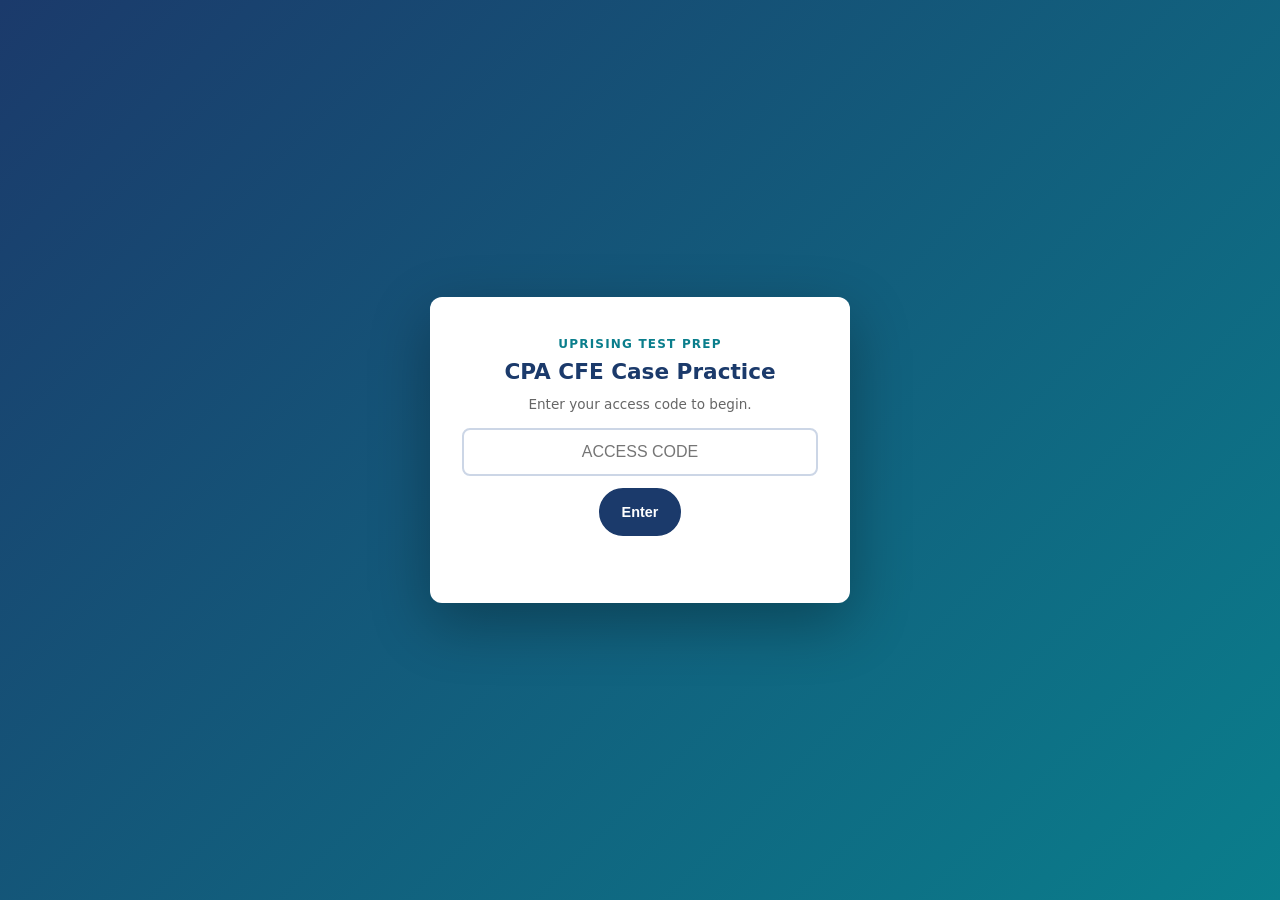
<file: index.html>
<!DOCTYPE html>
<html lang="en">
<head>
<meta charset="UTF-8">
<meta name="viewport" content="width=device-width, initial-scale=1.0, viewport-fit=cover">
<title>CFE Case Practice Timer</title>
<link rel="stylesheet" href="style.css">
</head>
<body>

<div id="gate-screen" class="screen">
  <div class="gate-box">
    <div class="brand">Uprising Test Prep</div>
    <h1>CPA CFE Case Practice</h1>
    <p class="muted">Enter your access code to begin.</p>
    <input id="access-code-input" type="text" placeholder="Access Code" autocomplete="off">
    <button id="gate-submit" class="btn btn-primary">Enter</button>
    <p id="gate-error" class="error"></p>
  </div>
</div>

<div id="list-screen" class="screen" style="display:none">
  <header class="app-header">
    <div>
      <div class="brand">Uprising Test Prep</div>
      <h1>100 Practice Cases</h1>
    </div>
    <div class="header-actions">
      <a href="flashcards/index.html" target="_blank" class="btn btn-ghost">Flashcards</a>
    </div>
  </header>

  <div class="filters">
    <select id="filter-day">
      <option value="">All Days</option>
      <option value="1">Day 1 (240 min)</option>
      <option value="2">Day 2 (300 min)</option>
      <option value="3">Day 3 (80 min)</option>
    </select>
    <select id="filter-elective">
      <option value="">All Electives</option>
    </select>
    <span id="case-count" class="muted"></span>
  </div>

  <div id="case-list" class="case-list"></div>
</div>

<div id="case-screen" class="screen" style="display:none">
  <header class="app-header">
    <button id="back-to-list" class="btn btn-ghost">&#8592; All Cases</button>
    <div id="case-title-header"></div>
  </header>

  <div class="case-body">
    <div class="meta-row">
      <span id="case-day-badge" class="badge"></span>
      <span id="case-elective-badge" class="badge badge-alt" style="display:none"></span>
      <span id="case-time-badge" class="badge badge-ghost"></span>
    </div>

    <section class="panel">
      <h2>Competencies Tested</h2>
      <div id="case-competencies" class="tag-row"></div>
      <h2 class="second-h2">Enabling Focus</h2>
      <div id="case-enabling" class="tag-row"></div>
    </section>

    <section class="panel">
      <h2>Case Background <span class="muted">(Reading &amp; Planning)</span></h2>
      <p id="case-background" class="preline"></p>
    </section>

    <section class="panel">
      <h2>Exhibits</h2>
      <div id="case-exhibits"></div>
    </section>

    <section class="panel">
      <h2>Requirements</h2>
      <ol id="case-requirements"></ol>
    </section>

    <div class="action-row">
      <button id="print-case-btn" class="btn btn-ghost">Print Case (No Answer)</button>
    </div>

    <section class="panel timer-panel">
      <h2>Case Timer</h2>
      <p class="muted timer-howto">
        Read the background, exhibits, and requirements above, then click <strong>Start Timer</strong>
        to begin your allotted writing time. Write your response on paper or in a separate document,
        just like the real exam, where you get no feedback until time is up. Click
        <strong>Pause</strong> to stop the clock. The model answer stays locked until your full time
        is used, matching the real exam.
      </p>
      <div id="timer-display">0:00</div>
      <div id="timer-label" class="muted">Not Started</div>
      <div class="timer-controls">
        <button id="timer-start" class="btn btn-primary">Start Timer</button>
        <button id="timer-pause" class="btn btn-ghost" disabled>Pause</button>
        <button id="timer-reset" class="btn btn-ghost">Reset</button>
      </div>
    </section>

    <section class="panel" id="reveal-panel">
      <button id="reveal-btn" class="btn btn-primary btn-block" disabled>Reveal Model Answer &amp; Marking Guide (locked until time is up)</button>
    </section>

    <section id="answer-section" class="panel answer-section" style="display:none">
      <h2>Model Response &mdash; The CPA Way</h2>

      <div class="cpaway-box">
        <div class="cpaway-label">Step 1: Understand the Issue</div>
        <p id="model-understand" class="preline"></p>
      </div>
      <div class="cpaway-box">
        <div class="cpaway-label">Step 2: Analyze the Case</div>
        <p id="model-analyze" class="preline"></p>
      </div>
      <div class="cpaway-box">
        <div class="cpaway-label">Step 3: Recommend</div>
        <p id="model-recommend" class="preline"></p>
      </div>
      <div class="cpaway-box">
        <div class="cpaway-label">Step 4: Conclude</div>
        <p id="model-conclude" class="preline"></p>
      </div>

      <h2 class="second-h2">Marking Guide &amp; Self-Assessment</h2>
      <p class="muted">For each criterion, rate how well your written response addressed it.</p>
      <div id="marking-guide-container"></div>

      <h2 class="second-h2">Rating Guidance</h2>
      <p id="rating-guidance-text" class="preline"></p>

      <button id="mark-practiced-btn" class="btn btn-primary btn-block">Mark as Practiced</button>
    </section>
  </div>
</div>

<div id="print-area" style="display:none"></div>

<script src="app.js"></script>
</body>
</html>
</file>
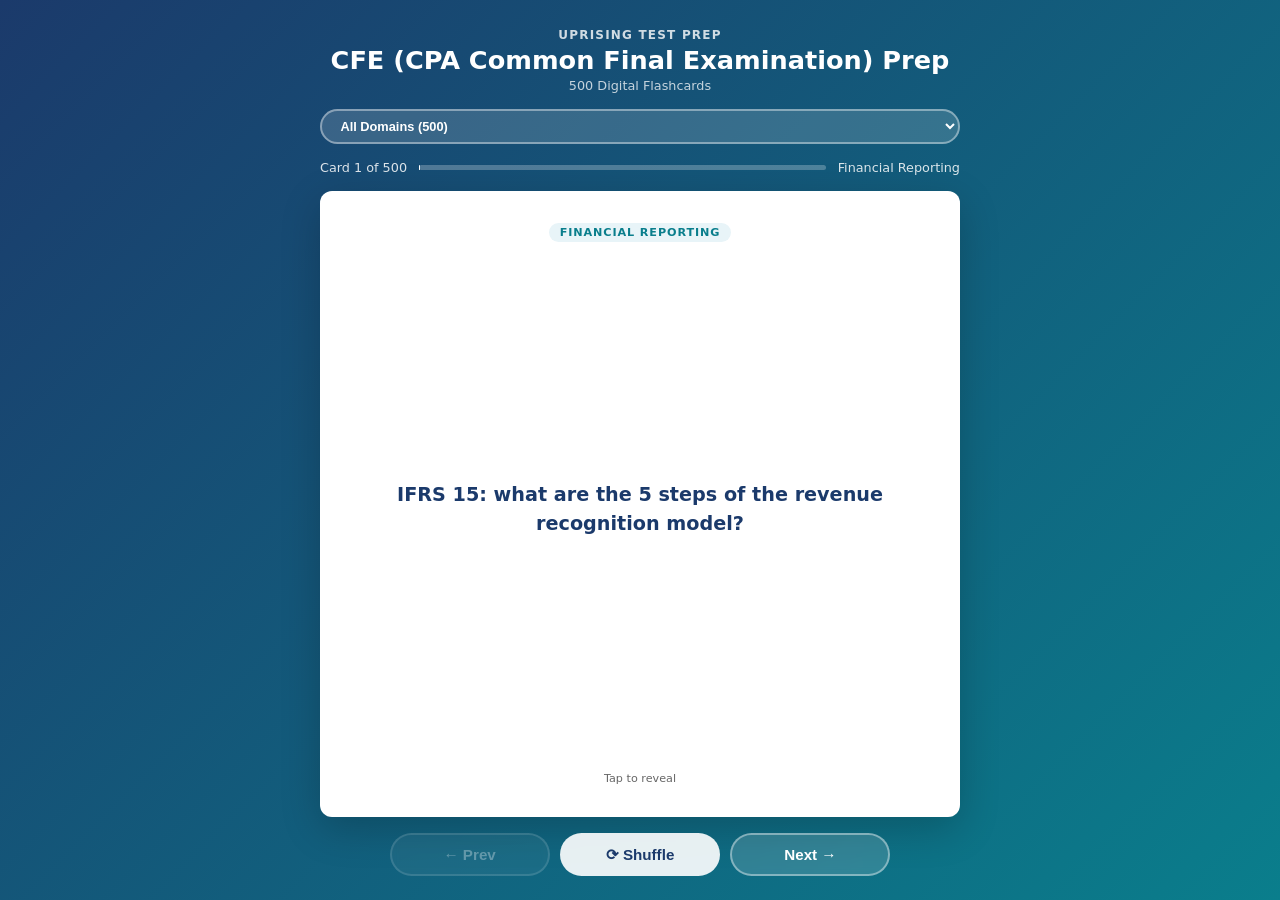
<file: flashcards/index.html>
<!DOCTYPE html>
<html lang="en">
<head>
  <meta charset="UTF-8">
  <meta name="viewport" content="width=device-width, initial-scale=1.0, viewport-fit=cover">
  <title>CFE Exam Prep: Flashcards</title>
  <style>
    :root {
      --blue:   #1B3A6B;
      --teal:   #0A7E8C;
      --ltblue: #E8F4F8;
      --white:  #FFFFFF;
      --text:   #1A1A1A;
      --muted:  #666;
      --radius: 12px;
    }
    * { box-sizing: border-box; margin: 0; padding: 0; }
    html, body { height: 100%; }
    body {
      font-family: 'Segoe UI', system-ui, sans-serif;
      background: linear-gradient(135deg, var(--blue) 0%, var(--teal) 100%);
      min-height: 100dvh;
      display: flex;
      flex-direction: column;
      align-items: center;
      padding: calc(1.25rem + env(safe-area-inset-top, 0px)) 1rem 1rem;
      gap: 0.75rem;
      overflow-x: hidden;
    }
    header { text-align: center; color: #fff; flex-shrink: 0; }
    header .brand { font-size: 0.75rem; font-weight: 700; letter-spacing: 0.1em; opacity: 0.8; text-transform: uppercase; }
    header h1 { font-size: 1.3rem; font-weight: 800; margin-top: 0.2rem; }
    header .subtitle { font-size: 0.8rem; opacity: 0.75; margin-top: 0.15rem; }
    #filter-row {
      display: flex; align-items: center; gap: 0.5rem;
      width: 100%; max-width: 640px; flex-shrink: 0;
    }
    #domain-select {
      flex: 1;
      background: rgba(255,255,255,0.15);
      color: #fff;
      border: 2px solid rgba(255,255,255,0.4);
      border-radius: 50px;
      padding: 0.45rem 0.9rem;
      font-size: 0.8rem;
      font-weight: 700;
    }
    #domain-select option { color: var(--text); }
    #progress-info {
      display: flex; align-items: center; gap: 0.75rem;
      color: rgba(255,255,255,0.85); font-size: 0.8rem;
      flex-shrink: 0; width: 100%; max-width: 640px;
    }
    #progress-bar-track {
      flex: 1; background: rgba(255,255,255,0.25);
      border-radius: 4px; height: 5px;
    }
    #progress-bar-fill { height: 100%; background: #fff; border-radius: 4px; transition: width 0.3s; }
    .card-scene {
      width: 100%; max-width: 640px;
      perspective: 1200px;
      cursor: pointer;
      flex: 1; min-height: 0;
      display: flex; flex-direction: column;
    }
    .card-inner {
      position: relative; width: 100%;
      flex: 1; min-height: 0;
      transition: transform 0.55s cubic-bezier(.4,0,.2,1);
      transform-style: preserve-3d;
    }
    .card-scene.flipped .card-inner { transform: rotateY(180deg); }
    .card-face {
      position: absolute; inset: 0;
      backface-visibility: hidden; -webkit-backface-visibility: hidden;
      border-radius: var(--radius);
      display: flex; flex-direction: column;
      padding: 1.5rem 1.75rem;
      box-shadow: 0 12px 40px rgba(0,0,0,0.2);
      overflow: hidden;
    }
    .card-front { background: var(--white); align-items: center; justify-content: center; }
    .card-back  { background: var(--ltblue); transform: rotateY(180deg); }
    .card-badge {
      font-size: 0.7rem; font-weight: 700; text-transform: uppercase;
      letter-spacing: 0.08em;
      background: var(--ltblue); color: var(--teal);
      padding: 0.2rem 0.65rem; border-radius: 20px;
      margin-bottom: 0.85rem; flex-shrink: 0;
    }
    .card-back .card-badge { background: rgba(10,126,140,0.12); }
    .card-front .q-text {
      font-size: 1.1rem; font-weight: 600; color: var(--blue); line-height: 1.55;
      text-align: center; overflow-y: auto; flex: 1;
      display: flex; align-items: center; justify-content: center;
      scrollbar-width: thin; scrollbar-color: rgba(27,58,107,0.3) transparent;
    }
    .card-back .a-label { font-size: 0.7rem; font-weight: 700; color: var(--teal); text-transform: uppercase; letter-spacing: 0.08em; margin-bottom: 0.4rem; flex-shrink: 0; }
    .card-back .a-text  {
      font-size: 0.975rem; color: var(--text); line-height: 1.65;
      overflow-y: auto; flex: 1; min-height: 0; padding-right: 4px;
      scrollbar-width: thin; scrollbar-color: rgba(10,126,140,0.4) transparent;
    }
    .card-back .a-text::-webkit-scrollbar { width: 4px; }
    .card-back .a-text::-webkit-scrollbar-track { background: transparent; }
    .card-back .a-text::-webkit-scrollbar-thumb { background: rgba(10,126,140,0.4); border-radius: 4px; }
    .tap-hint { flex-shrink: 0; margin-top: 0.6rem; font-size: 0.7rem; color: var(--muted); text-align: center; }
    .card-back .tap-hint { color: var(--teal); opacity: 0.7; }
    .controls {
      display: flex; gap: 0.65rem; flex-wrap: nowrap;
      justify-content: center; flex-shrink: 0;
      width: 100%; max-width: 640px;
      padding-bottom: env(safe-area-inset-bottom, 0px);
    }
    .btn {
      padding: 0.6rem 1.2rem; border-radius: 50px;
      border: 2px solid rgba(255,255,255,0.4);
      background: rgba(255,255,255,0.15); color: #fff;
      font-weight: 700; font-size: 0.875rem; cursor: pointer;
      transition: all 0.2s; backdrop-filter: blur(4px);
      white-space: nowrap; flex: 1; max-width: 160px;
    }
    .btn:hover { background: rgba(255,255,255,0.3); border-color: rgba(255,255,255,0.7); }
    .btn:active { transform: scale(0.96); }
    .btn:disabled { opacity: 0.35; cursor: not-allowed; }
    .btn.btn-primary { background: rgba(255,255,255,0.9); color: var(--blue); border-color: transparent; }
    .btn.btn-primary:hover { background: #fff; }
    #loading { color: rgba(255,255,255,0.8); font-size: 1rem; text-align: center; padding: 3rem; flex: 1; }
    @media (min-width: 768px) {
      body { padding: 1.75rem 1.5rem 1.5rem; gap: 1rem; }
      header h1 { font-size: 1.6rem; }
      .card-face { padding: 2rem 2.5rem; }
      .card-front .q-text { font-size: 1.2rem; }
      .card-back .a-text { font-size: 1.05rem; }
      .btn { font-size: 0.95rem; padding: 0.65rem 1.4rem; }
    }
    @media (max-width: 380px) {
      body { padding: 0.75rem; gap: 0.5rem; }
      header .brand { font-size: 0.65rem; }
      header h1 { font-size: 1.1rem; }
      header .subtitle { display: none; }
      .card-face { padding: 1rem 1.1rem; }
      .card-front .q-text { font-size: 0.975rem; }
      .card-back .a-text { font-size: 0.875rem; }
      .btn { font-size: 0.8rem; padding: 0.5rem 0.75rem; }
    }
  </style>
</head>
<body>
<header>
  <div class="brand">Uprising Test Prep</div>
  <h1>CFE (CPA Common Final Examination) Prep</h1>
  <div class="subtitle">500 Digital Flashcards</div>
</header>
<div id="filter-row">
  <select id="domain-select" onchange="filterDomain(this.value)">
    <option value="all">All Domains (500)</option>
  </select>
</div>
<div id="progress-info">
  <span id="card-counter">Card 1 of 500</span>
  <div id="progress-bar-track"><div id="progress-bar-fill" style="width:0%"></div></div>
  <span id="domain-label"></span>
</div>
<div id="loading">Loading flashcards...</div>
<div class="card-scene" id="card-scene" style="display:none" onclick="flipCard()">
  <div class="card-inner" id="card-inner">
    <div class="card-face card-front">
      <div class="card-badge" id="front-badge"></div>
      <div class="q-text" id="q-text"></div>
      <div class="tap-hint">Tap to reveal</div>
    </div>
    <div class="card-face card-back">
      <div class="card-badge" id="back-badge">Answer</div>
      <div class="a-label">Answer</div>
      <div class="a-text" id="a-text"></div>
      <div class="tap-hint">Tap to flip back</div>
    </div>
  </div>
</div>
<div class="controls" id="controls" style="display:none">
  <button class="btn" id="prev-btn" onclick="event.stopPropagation();move(-1)" disabled>&#8592; Prev</button>
  <button class="btn btn-primary" onclick="event.stopPropagation();shuffleCards()">&#10227; Shuffle</button>
  <button class="btn" id="next-btn" onclick="event.stopPropagation();move(1)">Next &#8594;</button>
</div>
<script>
const DOMAIN_LABELS = {
  financial_reporting: "Financial Reporting",
  management_accounting: "Management Accounting",
  taxation: "Taxation",
  audit_assurance: "Audit and Assurance",
  finance: "Finance",
  strategy_governance: "Strategy and Governance",
  enabling_cpaway: "CPA Way and Enabling Skills",
};
const DOMAIN_ORDER = ["financial_reporting","management_accounting","taxation","audit_assurance","finance","strategy_governance","enabling_cpaway"];
let allCards = [];
let cards   = [];
let current = 0;
async function init() {
  try {
    const res = await fetch('flashcards.json');
    if (!res.ok) throw new Error('Network error');
    allCards = await res.json();
    cards = allCards.slice();
    buildDomainSelect();
    document.getElementById('loading').style.display    = 'none';
    document.getElementById('card-scene').style.display = 'flex';
    document.getElementById('controls').style.display   = 'flex';
    show();
  } catch (e) {
    document.getElementById('loading').textContent = 'Error loading flashcards. Please try refreshing.';
  }
}
function buildDomainSelect() {
  const sel = document.getElementById('domain-select');
  sel.innerHTML = '';
  const allOpt = document.createElement('option');
  allOpt.value = 'all';
  allOpt.textContent = `All Domains (${allCards.length})`;
  sel.appendChild(allOpt);
  DOMAIN_ORDER.forEach(key => {
    const count = allCards.filter(c => c.domain === key).length;
    if (count === 0) return;
    const opt = document.createElement('option');
    opt.value = key;
    opt.textContent = `${domainLabel(key)} (${count})`;
    sel.appendChild(opt);
  });
}
function filterDomain(value) {
  cards = (value === 'all') ? allCards.slice() : allCards.filter(c => c.domain === value);
  current = 0;
  if (cards.length === 0) { cards = allCards.slice(); }
  show();
}
function domainLabel(key) {
  return DOMAIN_LABELS[key] || String(key).replace(/_/g, ' ').replace(/\b\w/g, c => c.toUpperCase());
}
function show() {
  const c = cards[current];
  document.getElementById('card-scene').classList.remove('flipped');
  document.getElementById('a-text').scrollTop = 0;
  const label = domainLabel(c.domain || c.chapter || '');
  document.getElementById('q-text').textContent       = c.front;
  document.getElementById('a-text').textContent       = c.back;
  document.getElementById('front-badge').textContent  = label;
  document.getElementById('back-badge').textContent   = label;
  document.getElementById('card-counter').textContent = `Card ${current+1} of ${cards.length}`;
  document.getElementById('domain-label').textContent = label;
  document.getElementById('progress-bar-fill').style.width = `${((current+1)/cards.length*100).toFixed(1)}%`;
  document.getElementById('prev-btn').disabled = current === 0;
  document.getElementById('next-btn').disabled = current === cards.length - 1;
}
function flipCard() { document.getElementById('card-scene').classList.toggle('flipped'); }
function move(dir) {
  const next = current + dir;
  if (next < 0 || next >= cards.length) return;
  current = next; show();
}
function shuffleCards() {
  for (let i = cards.length - 1; i > 0; i--) {
    const j = Math.floor(Math.random() * (i+1));
    [cards[i], cards[j]] = [cards[j], cards[i]];
  }
  current = 0; show();
}
document.addEventListener('keydown', e => {
  if (e.key === 'ArrowRight' || e.key === 'ArrowDown') move(1);
  else if (e.key === 'ArrowLeft' || e.key === 'ArrowUp') move(-1);
  else if (e.key === ' ' || e.key === 'Enter') { e.preventDefault(); flipCard(); }
});
init();
</script>
</body>
</html>
</file>
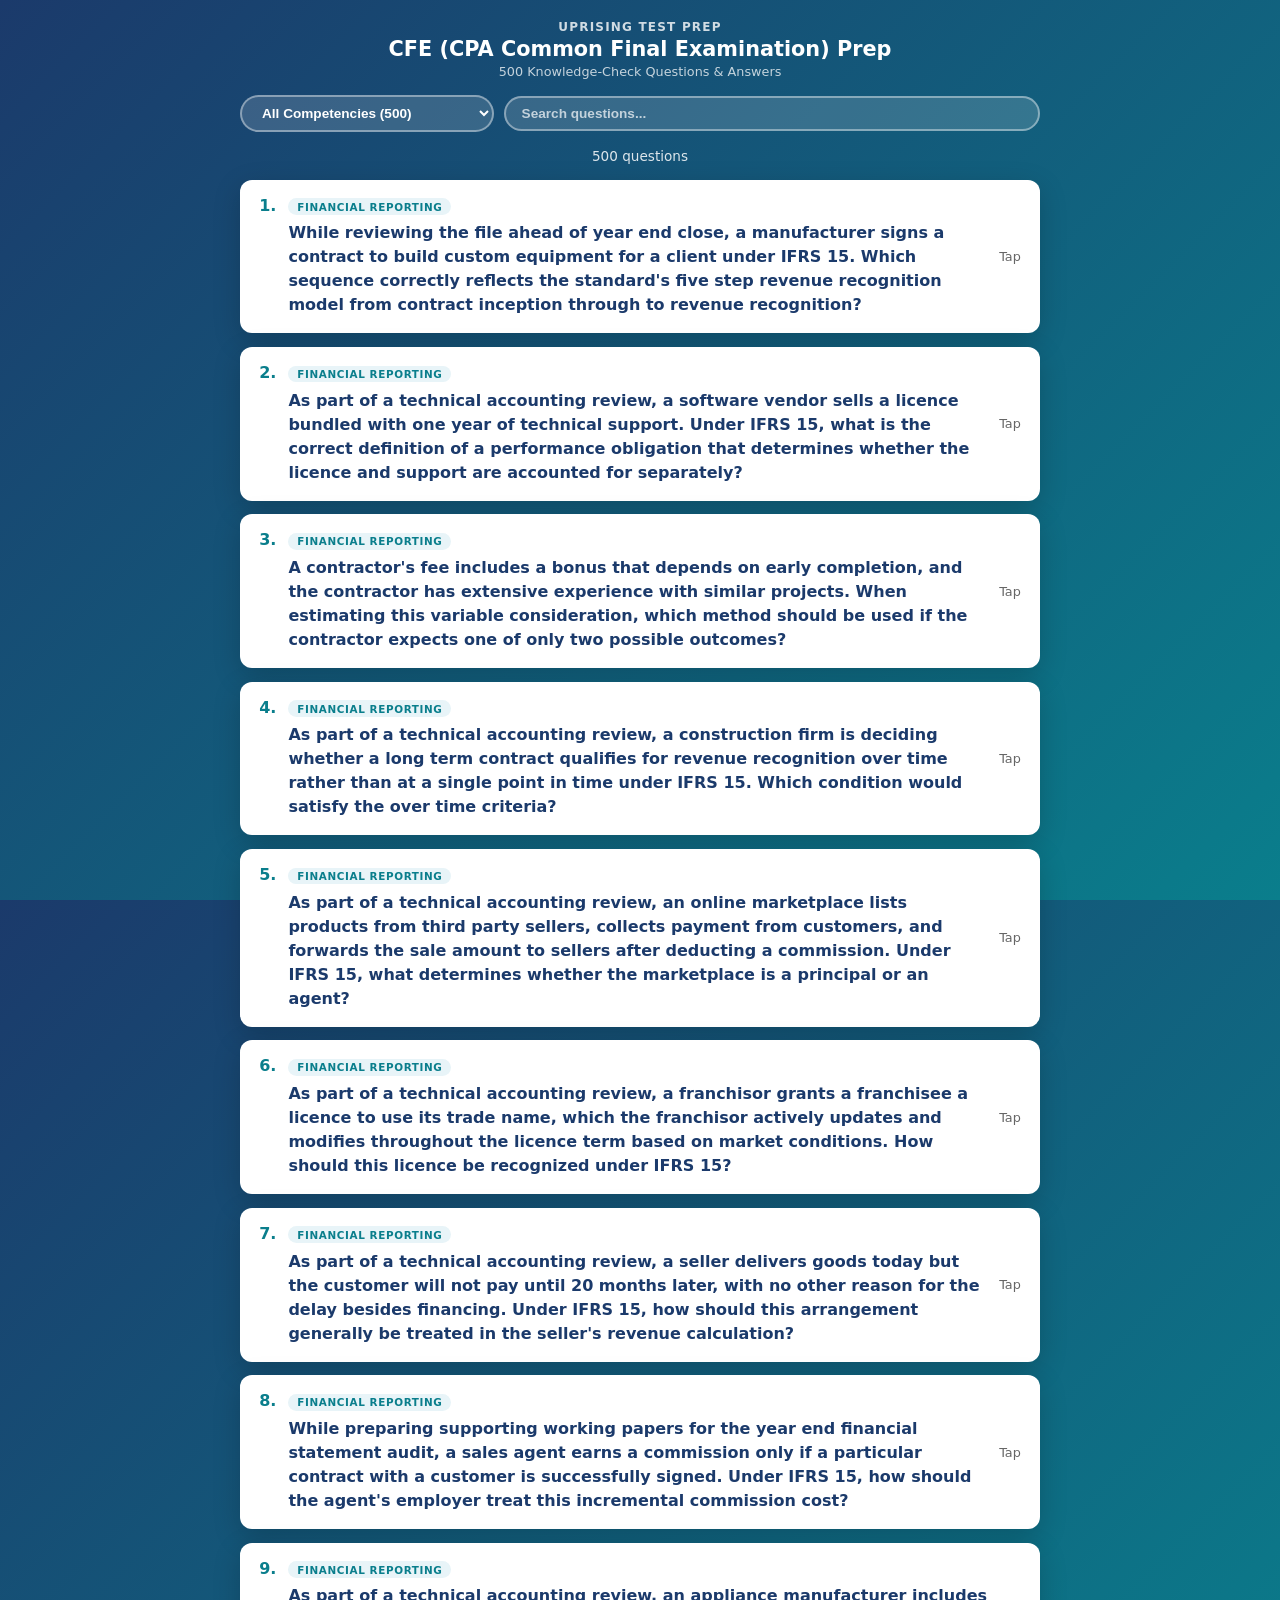
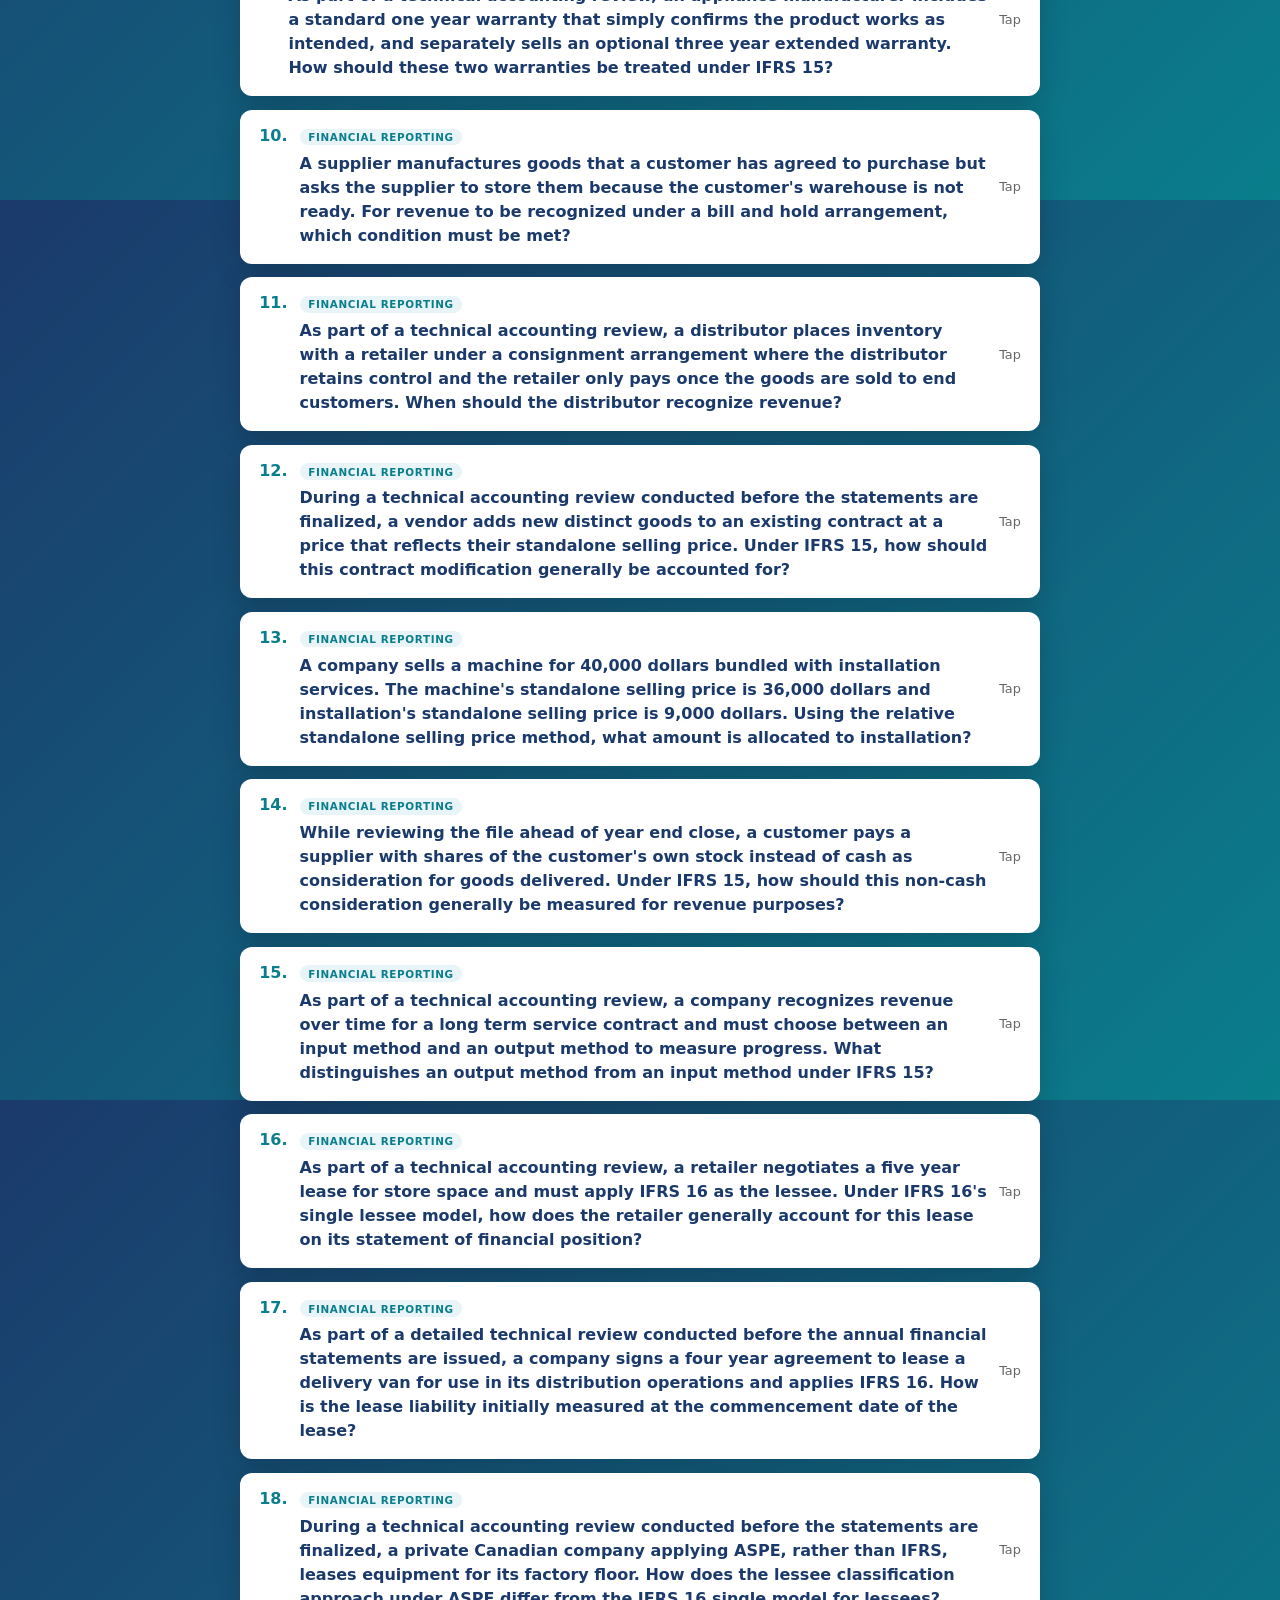
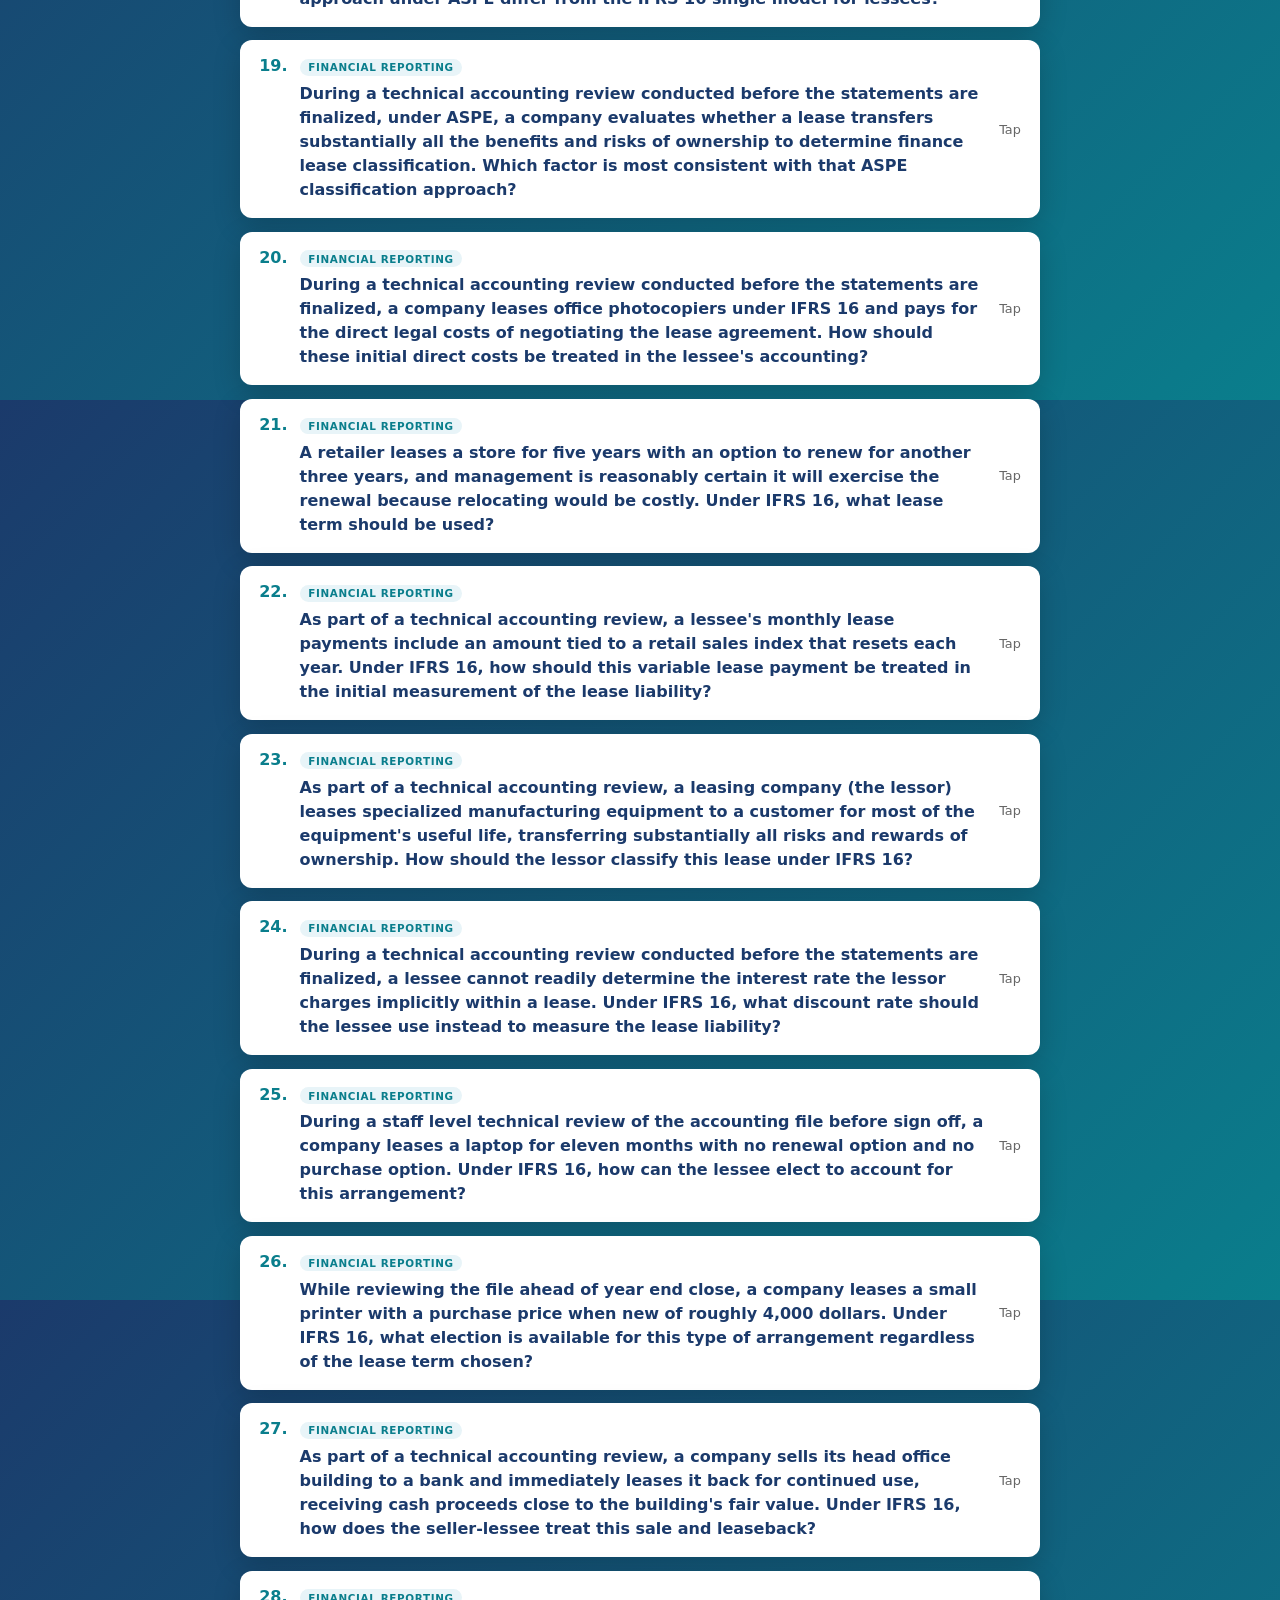
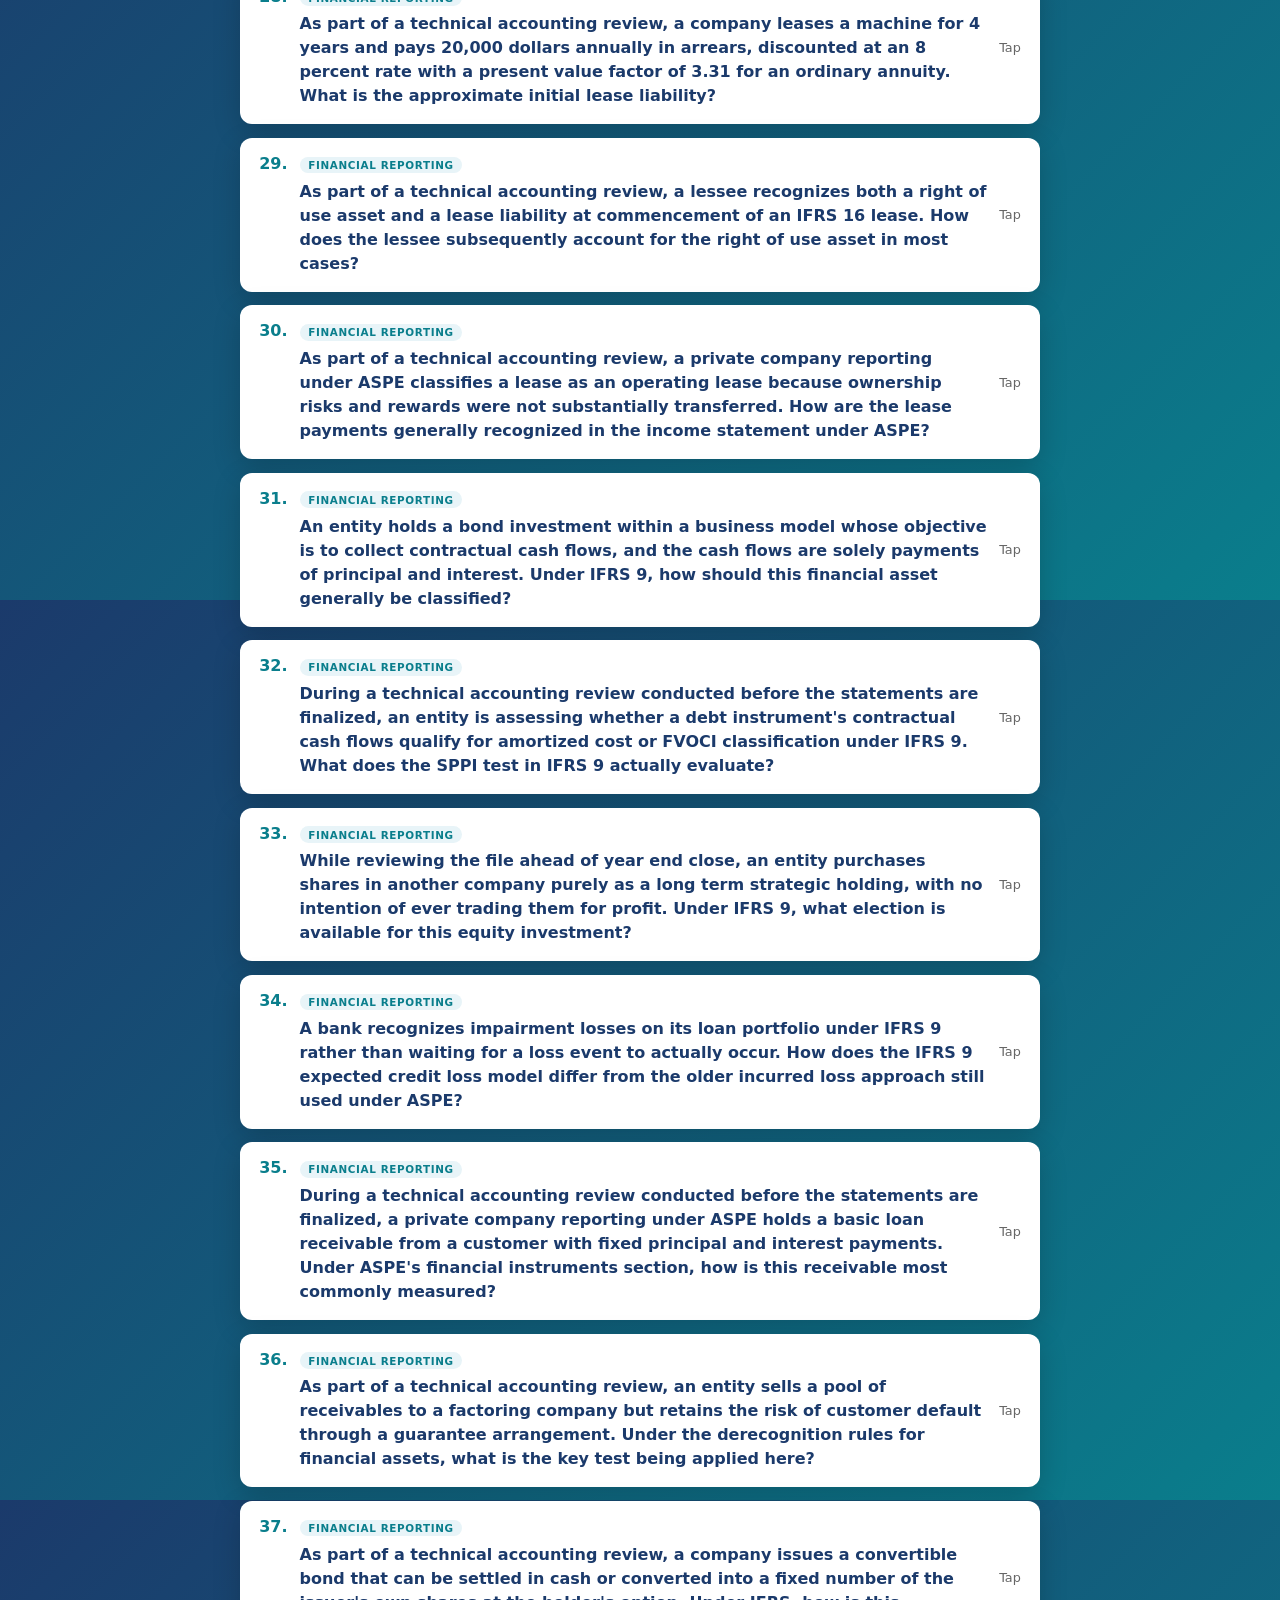
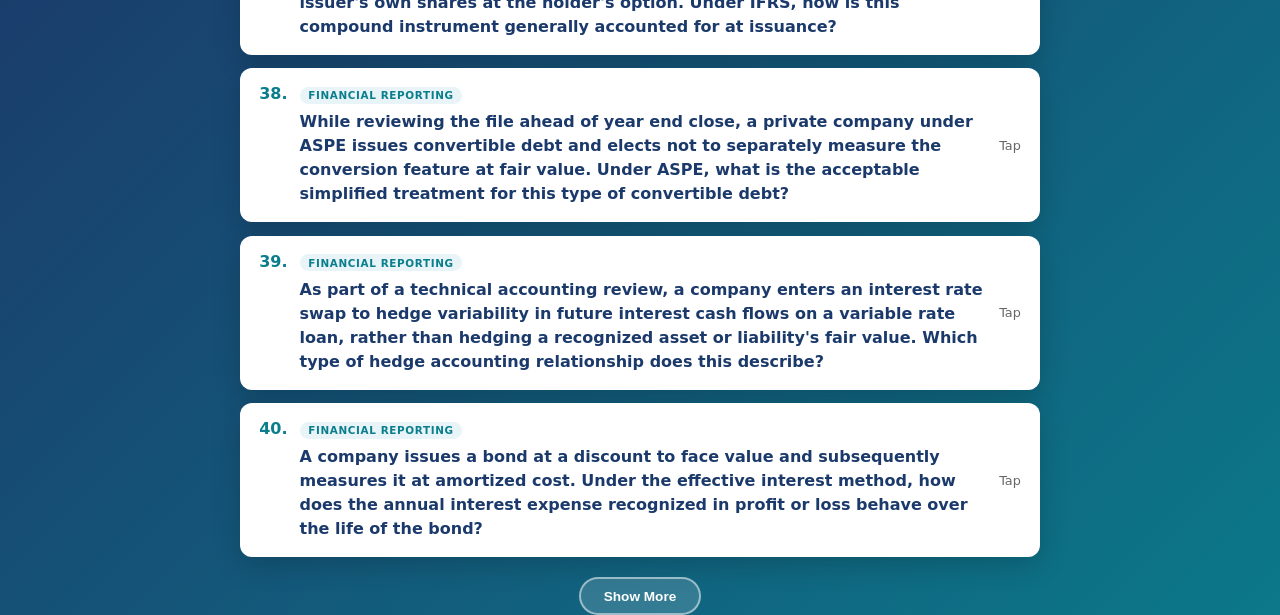
<file: knowledge-check/index.html>
<!DOCTYPE html>
<html lang="en">
<head>
  <meta charset="UTF-8">
  <meta name="viewport" content="width=device-width, initial-scale=1.0, viewport-fit=cover">
  <title>CFE Exam Prep: 500 Knowledge-Check Questions and Answers</title>
  <style>
    :root {
      --blue:   #1B3A6B;
      --teal:   #0A7E8C;
      --ltblue: #E8F4F8;
      --white:  #FFFFFF;
      --text:   #1A1A1A;
      --muted:  #666;
      --green:  #1A6B3A;
      --radius: 12px;
    }
    * { box-sizing: border-box; margin: 0; padding: 0; }
    html, body { height: 100%; }
    body {
      font-family: 'Segoe UI', system-ui, sans-serif;
      background: linear-gradient(135deg, var(--blue) 0%, var(--teal) 100%);
      min-height: 100dvh;
      color: var(--text);
      padding: calc(1.25rem + env(safe-area-inset-top, 0px)) 1rem calc(1.5rem + env(safe-area-inset-bottom, 0px));
    }
    header { text-align: center; color: #fff; margin-bottom: 1rem; }
    header .brand { font-size: 0.75rem; font-weight: 700; letter-spacing: 0.1em; opacity: 0.8; text-transform: uppercase; }
    header h1 { font-size: 1.3rem; font-weight: 800; margin-top: 0.2rem; }
    header .subtitle { font-size: 0.8rem; opacity: 0.75; margin-top: 0.15rem; }
    #toolbar {
      max-width: 800px; margin: 0 auto 1rem; display: flex; gap: 0.6rem; flex-wrap: wrap;
      align-items: center; justify-content: center;
    }
    #comp-select, #search-box {
      background: rgba(255,255,255,0.15); color: #fff;
      border: 2px solid rgba(255,255,255,0.4); border-radius: 50px;
      padding: 0.5rem 1rem; font-size: 0.85rem; font-weight: 600;
    }
    #comp-select option { color: var(--text); }
    #search-box { flex: 1; min-width: 180px; }
    #search-box::placeholder { color: rgba(255,255,255,0.7); }
    #counter { text-align: center; color: rgba(255,255,255,0.85); font-size: 0.85rem; margin-bottom: 1rem; }
    #list { max-width: 800px; margin: 0 auto; display: flex; flex-direction: column; gap: 0.85rem; }
    .q-card {
      background: var(--white); border-radius: var(--radius);
      box-shadow: 0 8px 28px rgba(0,0,0,0.18); overflow: hidden;
    }
    .q-head {
      padding: 1rem 1.2rem; cursor: pointer; display: flex; gap: 0.75rem; align-items: flex-start;
    }
    .q-num { color: var(--teal); font-weight: 800; flex-shrink: 0; }
    .q-body { flex: 1; }
    .q-badge {
      display: inline-block; font-size: 0.65rem; font-weight: 700; text-transform: uppercase;
      letter-spacing: 0.06em; background: var(--ltblue); color: var(--teal);
      padding: 0.15rem 0.55rem; border-radius: 20px; margin-bottom: 0.4rem;
    }
    .q-text { font-weight: 600; color: var(--blue); line-height: 1.5; }
    .options { margin-top: 0.65rem; display: flex; flex-direction: column; gap: 0.35rem; }
    .opt { padding: 0.4rem 0.65rem; border-radius: 8px; background: #f4f6f9; font-size: 0.9rem; }
    .opt .opt-letter { font-weight: 700; margin-right: 0.4rem; }
    .opt.correct { background: #e7f6ec; border: 1.5px solid var(--green); }
    .opt.correct .opt-letter { color: var(--green); }
    .explanation {
      display: none; margin-top: 0.75rem; padding-top: 0.75rem;
      border-top: 1px solid #e2e2e2; font-size: 0.9rem; line-height: 1.6; color: var(--text);
    }
    .explanation .label { font-weight: 700; color: var(--green); text-transform: uppercase; font-size: 0.7rem; letter-spacing: 0.05em; display: block; margin-bottom: 0.3rem; }
    .q-card.open .options { display: flex; }
    .q-card.open .explanation { display: block; }
    .options { display: none; }
    .q-card.open .q-head { border-bottom: 1px solid #eee; }
    .toggle-hint { flex-shrink: 0; color: var(--muted); font-size: 0.8rem; align-self: center; }
    #loading, #empty { color: rgba(255,255,255,0.85); text-align: center; padding: 3rem 1rem; }
    #load-more-row { text-align: center; margin-top: 1.25rem; }
    .btn {
      padding: 0.6rem 1.4rem; border-radius: 50px; border: 2px solid rgba(255,255,255,0.5);
      background: rgba(255,255,255,0.15); color: #fff; font-weight: 700; font-size: 0.85rem;
      cursor: pointer; transition: all 0.2s;
    }
    .btn:hover { background: rgba(255,255,255,0.3); }
    @media (max-width: 380px) {
      header h1 { font-size: 1.1rem; }
      .q-text { font-size: 0.95rem; }
    }
  </style>
</head>
<body>
<header>
  <div class="brand">Uprising Test Prep</div>
  <h1>CFE (CPA Common Final Examination) Prep</h1>
  <div class="subtitle">500 Knowledge-Check Questions &amp; Answers</div>
</header>
<div id="toolbar">
  <select id="comp-select" onchange="applyFilters()">
    <option value="all">All Competencies (500)</option>
  </select>
  <input id="search-box" type="text" placeholder="Search questions..." oninput="applyFilters()">
</div>
<div id="counter"></div>
<div id="loading">Loading questions...</div>
<div id="empty" style="display:none">No questions match your search.</div>
<div id="list"></div>
<div id="load-more-row" style="display:none">
  <button class="btn" onclick="loadMore()">Show More</button>
</div>
<script>
const COMP_LABELS = {
  financial_reporting: "Financial Reporting",
  management_accounting: "Management Accounting",
  taxation: "Taxation",
  audit_assurance: "Audit and Assurance",
  finance: "Finance",
  strategy_governance: "Strategy and Governance",
};
const COMP_ORDER = ["financial_reporting","management_accounting","taxation","audit_assurance","finance","strategy_governance"];
const PAGE_SIZE = 40;

let allQuestions = [];
let filtered = [];
let shown = 0;

function compLabel(key) {
  return COMP_LABELS[key] || String(key).replace(/_/g, ' ').replace(/\b\w/g, c => c.toUpperCase());
}

async function init() {
  try {
    const res = await fetch('questions.json');
    if (!res.ok) throw new Error('Network error');
    allQuestions = await res.json();
    buildCompSelect();
    document.getElementById('loading').style.display = 'none';
    applyFilters();
  } catch (e) {
    document.getElementById('loading').textContent = 'Error loading questions. Please try refreshing.';
  }
}

function buildCompSelect() {
  const sel = document.getElementById('comp-select');
  sel.innerHTML = '';
  const allOpt = document.createElement('option');
  allOpt.value = 'all';
  allOpt.textContent = `All Competencies (${allQuestions.length})`;
  sel.appendChild(allOpt);
  COMP_ORDER.forEach(key => {
    const count = allQuestions.filter(q => q.competency === key).length;
    if (count === 0) return;
    const opt = document.createElement('option');
    opt.value = key;
    opt.textContent = `${compLabel(key)} (${count})`;
    sel.appendChild(opt);
  });
}

function applyFilters() {
  const comp = document.getElementById('comp-select').value;
  const term = document.getElementById('search-box').value.trim().toLowerCase();
  filtered = allQuestions.filter(q => {
    if (comp !== 'all' && q.competency !== comp) return false;
    if (term && !q.question.toLowerCase().includes(term)) return false;
    return true;
  });
  shown = 0;
  document.getElementById('list').innerHTML = '';
  document.getElementById('empty').style.display = filtered.length === 0 ? 'block' : 'none';
  document.getElementById('counter').textContent = `${filtered.length} question${filtered.length === 1 ? '' : 's'}`;
  loadMore();
}

function loadMore() {
  const list = document.getElementById('list');
  const next = filtered.slice(shown, shown + PAGE_SIZE);
  next.forEach(q => list.appendChild(renderCard(q)));
  shown += next.length;
  document.getElementById('load-more-row').style.display = shown < filtered.length ? 'block' : 'none';
}

function renderCard(q) {
  const card = document.createElement('div');
  card.className = 'q-card';
  const letters = ['A', 'B', 'C', 'D'];
  const optionsHtml = letters
    .filter(l => q.options && q.options[l])
    .map(l => `<div class="opt ${l === q.correct ? 'correct' : ''}"><span class="opt-letter">${l}.</span>${escapeHtml(q.options[l])}</div>`)
    .join('');
  card.innerHTML = `
    <div class="q-head" onclick="this.closest('.q-card').classList.toggle('open')">
      <div class="q-num">${q.id}.</div>
      <div class="q-body">
        <span class="q-badge">${compLabel(q.competency)}</span>
        <div class="q-text">${escapeHtml(q.question)}</div>
        <div class="options">${optionsHtml}</div>
        <div class="explanation"><span class="label">Explanation</span>${escapeHtml(q.explanation)}</div>
      </div>
      <div class="toggle-hint">Tap</div>
    </div>
  `;
  return card;
}

function escapeHtml(s) {
  const div = document.createElement('div');
  div.textContent = s || '';
  return div.innerHTML;
}

init();
</script>
</body>
</html>
</file>
<file: style.css>
:root {
  --navy: #1B3A6B;
  --teal: #0A7E8C;
  --ltblue: #E8F4F8;
  --white: #FFFFFF;
  --text: #1A1A1A;
  --muted: #666;
  --radius: 12px;
  --danger: #C05A10;
}
* { box-sizing: border-box; margin: 0; padding: 0; }
html, body { height: 100%; }
body {
  font-family: 'Segoe UI', system-ui, sans-serif;
  background: #F4F7FB;
  color: var(--text);
  min-height: 100dvh;
}
.screen { min-height: 100dvh; }

/* Gate screen */
#gate-screen {
  display: flex; align-items: center; justify-content: center;
  background: linear-gradient(135deg, var(--navy) 0%, var(--teal) 100%);
  padding: 1.5rem;
  padding-top: max(1.5rem, env(safe-area-inset-top));
  padding-bottom: max(1.5rem, env(safe-area-inset-bottom));
  padding-left: max(1.5rem, env(safe-area-inset-left));
  padding-right: max(1.5rem, env(safe-area-inset-right));
}
.gate-box {
  background: #fff; border-radius: var(--radius);
  padding: 2.5rem 2rem; max-width: 420px; width: 100%;
  text-align: center; box-shadow: 0 20px 60px rgba(0,0,0,0.3);
}
.brand { font-size: 0.75rem; font-weight: 700; letter-spacing: 0.1em; text-transform: uppercase; color: var(--teal); }
.gate-box h1 { font-size: 1.35rem; margin: 0.5rem 0 0.75rem; color: var(--navy); }
.muted { color: var(--muted); font-size: 0.85rem; }
#access-code-input {
  width: 100%; padding: 0.75rem 1rem; margin: 1rem 0 0.75rem;
  border: 2px solid #ccd6e6; border-radius: 8px; font-size: 1rem;
  text-transform: uppercase; text-align: center;
  min-height: 48px;
}
.error { color: var(--danger); font-size: 0.85rem; min-height: 1.2rem; margin-top: 0.5rem; }

/* Buttons */
.btn {
  padding: 0.65rem 1.3rem; border-radius: 50px; border: 2px solid var(--navy);
  background: #fff; color: var(--navy); font-weight: 700; font-size: 0.9rem;
  cursor: pointer; transition: all 0.15s; text-decoration: none; display: inline-block;
  min-height: 48px;
}
.btn:hover { background: var(--ltblue); }
.btn-primary { background: var(--navy); color: #fff; }
.btn-primary:hover { background: var(--teal); border-color: var(--teal); }
.btn-ghost { border-color: #ccd6e6; color: var(--navy); background: transparent; }
.btn-block { width: 100%; }
.btn:disabled { opacity: 0.4; cursor: not-allowed; }

/* Header */
.app-header {
  display: flex; justify-content: space-between; align-items: center;
  background: var(--navy); color: #fff; padding: 1rem 1.25rem;
  padding-top: max(1rem, env(safe-area-inset-top));
  padding-left: max(1.25rem, env(safe-area-inset-left));
  padding-right: max(1.25rem, env(safe-area-inset-right));
  flex-wrap: wrap; gap: 0.75rem;
}
.app-header h1 { font-size: 1.15rem; }
.app-header .brand { color: rgba(255,255,255,0.75); }
.app-header .btn-ghost {
  color: #fff; border-color: rgba(255,255,255,0.55); background: rgba(255,255,255,0.1);
}
.app-header .btn-ghost:hover { background: rgba(255,255,255,0.25); border-color: #fff; }
#case-title-header { font-weight: 700; font-size: 1.05rem; }

@media (max-width: 640px) {
  .app-header h1 { font-size: 1rem; }
  #case-title-header { font-size: 0.9rem; }
}

/* Filters + list */
.filters {
  display: flex; gap: 0.75rem; padding: 1rem 1.25rem; flex-wrap: wrap; align-items: center;
  padding-left: max(1.25rem, env(safe-area-inset-left));
  padding-right: max(1.25rem, env(safe-area-inset-right));
}
.filters select {
  padding: 0.5rem 0.75rem; border-radius: 8px; border: 1px solid #ccd6e6; font-size: 0.9rem;
  min-height: 44px;
}
.case-list {
  display: grid; grid-template-columns: repeat(auto-fill, minmax(280px, 1fr));
  gap: 0.9rem; padding: 0 1.25rem 2rem;
  padding-left: max(1.25rem, env(safe-area-inset-left));
  padding-right: max(1.25rem, env(safe-area-inset-right));
  padding-bottom: max(2rem, env(safe-area-inset-bottom));
}
.case-card {
  background: #fff; border-radius: var(--radius); padding: 1rem 1.1rem;
  box-shadow: 0 2px 10px rgba(0,0,0,0.06); cursor: pointer; border: 1px solid #e6ecf5;
  transition: transform 0.1s, box-shadow 0.1s;
}
.case-card:hover { transform: translateY(-2px); box-shadow: 0 6px 20px rgba(0,0,0,0.1); }
.case-card .num { font-size: 0.75rem; color: var(--teal); font-weight: 700; }
.case-card .title { font-weight: 700; margin: 0.25rem 0 0.5rem; color: var(--navy); }
.case-card .tags { display: flex; gap: 0.4rem; flex-wrap: wrap; }
.tag {
  font-size: 0.68rem; font-weight: 700; text-transform: uppercase; letter-spacing: 0.03em;
  padding: 0.15rem 0.5rem; border-radius: 20px; background: var(--ltblue); color: var(--teal);
}
.tag-alt { background: #F1EAF9; color: #5B3A9E; }
.tag-row { display: flex; gap: 0.4rem; flex-wrap: wrap; margin-bottom: 0.5rem; }
.case-card.done { border-color: #7fbf8f; }
.case-card .done-check { color: #2d6a4f; font-weight: 700; font-size: 0.8rem; }

/* Case detail screen */
.case-body {
  max-width: 800px; margin: 0 auto; padding: 1.25rem 1rem 3rem;
  padding-left: max(1rem, env(safe-area-inset-left));
  padding-right: max(1rem, env(safe-area-inset-right));
  padding-bottom: max(3rem, env(safe-area-inset-bottom));
}
.meta-row { display: flex; gap: 0.5rem; margin-bottom: 1rem; flex-wrap: wrap; }
.badge {
  font-size: 0.72rem; font-weight: 700; text-transform: uppercase; padding: 0.25rem 0.7rem;
  border-radius: 20px; background: var(--navy); color: #fff;
}
.badge-alt { background: #5B3A9E; }
.badge-ghost { background: var(--ltblue); color: var(--teal); }
.panel {
  background: #fff; border-radius: var(--radius); padding: 1.25rem 1.4rem;
  margin-bottom: 1rem; box-shadow: 0 2px 10px rgba(0,0,0,0.05);
}
.panel h2 { font-size: 0.95rem; color: var(--teal); margin-bottom: 0.5rem; text-transform: uppercase; letter-spacing: 0.03em; }
.panel h2.second-h2 { margin-top: 1.25rem; }
.panel p { line-height: 1.6; }
.preline { white-space: pre-line; }

.exhibit-block { margin-bottom: 1rem; }
.exhibit-block:last-child { margin-bottom: 0; }
.exhibit-block h3 { font-size: 0.85rem; color: var(--navy); margin-bottom: 0.35rem; }
.exhibit-block p { line-height: 1.6; }

#case-requirements { padding-left: 1.25rem; line-height: 1.8; }

.action-row { margin-bottom: 1rem; display: flex; }

/* Timer */
.timer-panel { text-align: center; }
.timer-howto { text-align: left; font-size: 0.85rem; line-height: 1.5; margin-bottom: 0.75rem; }
#timer-display { font-size: 3rem; font-weight: 800; color: var(--navy); font-variant-numeric: tabular-nums; }
#timer-label { margin-bottom: 0.75rem; }
.timer-controls { display: flex; gap: 0.6rem; justify-content: center; flex-wrap: wrap; margin-top: 0.75rem; }
#timer-display.warning { color: var(--danger); }
#timer-display.done { color: #2d6a4f; }

/* CPA Way reveal boxes */
.cpaway-box {
  border-left: 4px solid var(--teal); background: var(--ltblue);
  border-radius: 0 8px 8px 0; padding: 0.9rem 1.1rem; margin-bottom: 0.9rem;
}
.cpaway-label { font-weight: 700; color: var(--navy); font-size: 0.85rem; text-transform: uppercase; letter-spacing: 0.02em; margin-bottom: 0.4rem; }
.cpaway-box p { line-height: 1.6; }

/* Marking guide */
.marking-category { margin-top: 1rem; }
.marking-category h3 { font-size: 0.85rem; color: var(--navy); margin-bottom: 0.5rem; }
.marking-item {
  border: 1px solid #e6ecf5; border-radius: 8px; padding: 0.75rem 0.9rem; margin-bottom: 0.6rem;
}
.marking-item-top { margin-bottom: 0.4rem; }
.marking-item-criterion { line-height: 1.5; margin-bottom: 0.5rem; }
.self-assess-label { display: flex; flex-direction: column; gap: 0.3rem; font-size: 0.8rem; color: var(--muted); }
.self-assess-select {
  padding: 0.5rem 0.6rem; border-radius: 6px; border: 1px solid #ccd6e6; font-size: 0.85rem;
  min-height: 40px; max-width: 320px;
}

.rating-badge {
  display: inline-block; font-size: 0.7rem; font-weight: 700; letter-spacing: 0.03em;
  padding: 0.2rem 0.6rem; border-radius: 20px; color: #fff;
}
.rating-na { background: #9aa4b2; }
.rating-nc { background: #7a8ba3; }
.rating-rc { background: #4f6a95; }
.rating-c  { background: var(--navy); }
.rating-cd { background: #1f7a4d; }

#score-tally { margin: 0.75rem 0 1.25rem; font-weight: 700; }

@media print {
  #gate-screen, #list-screen, .app-header, .filters, #reveal-btn,
  .timer-panel, .action-row, #answer-section { display: none !important; }
  #print-area { display: block !important; }
  body * { visibility: hidden; }
  #print-area, #print-area * { visibility: visible; }
  #print-area { position: absolute; left: 0; top: 0; width: 100%; padding: 1in; }
  #print-area h2 { margin-top: 1rem; color: #000; }
}
</file>
